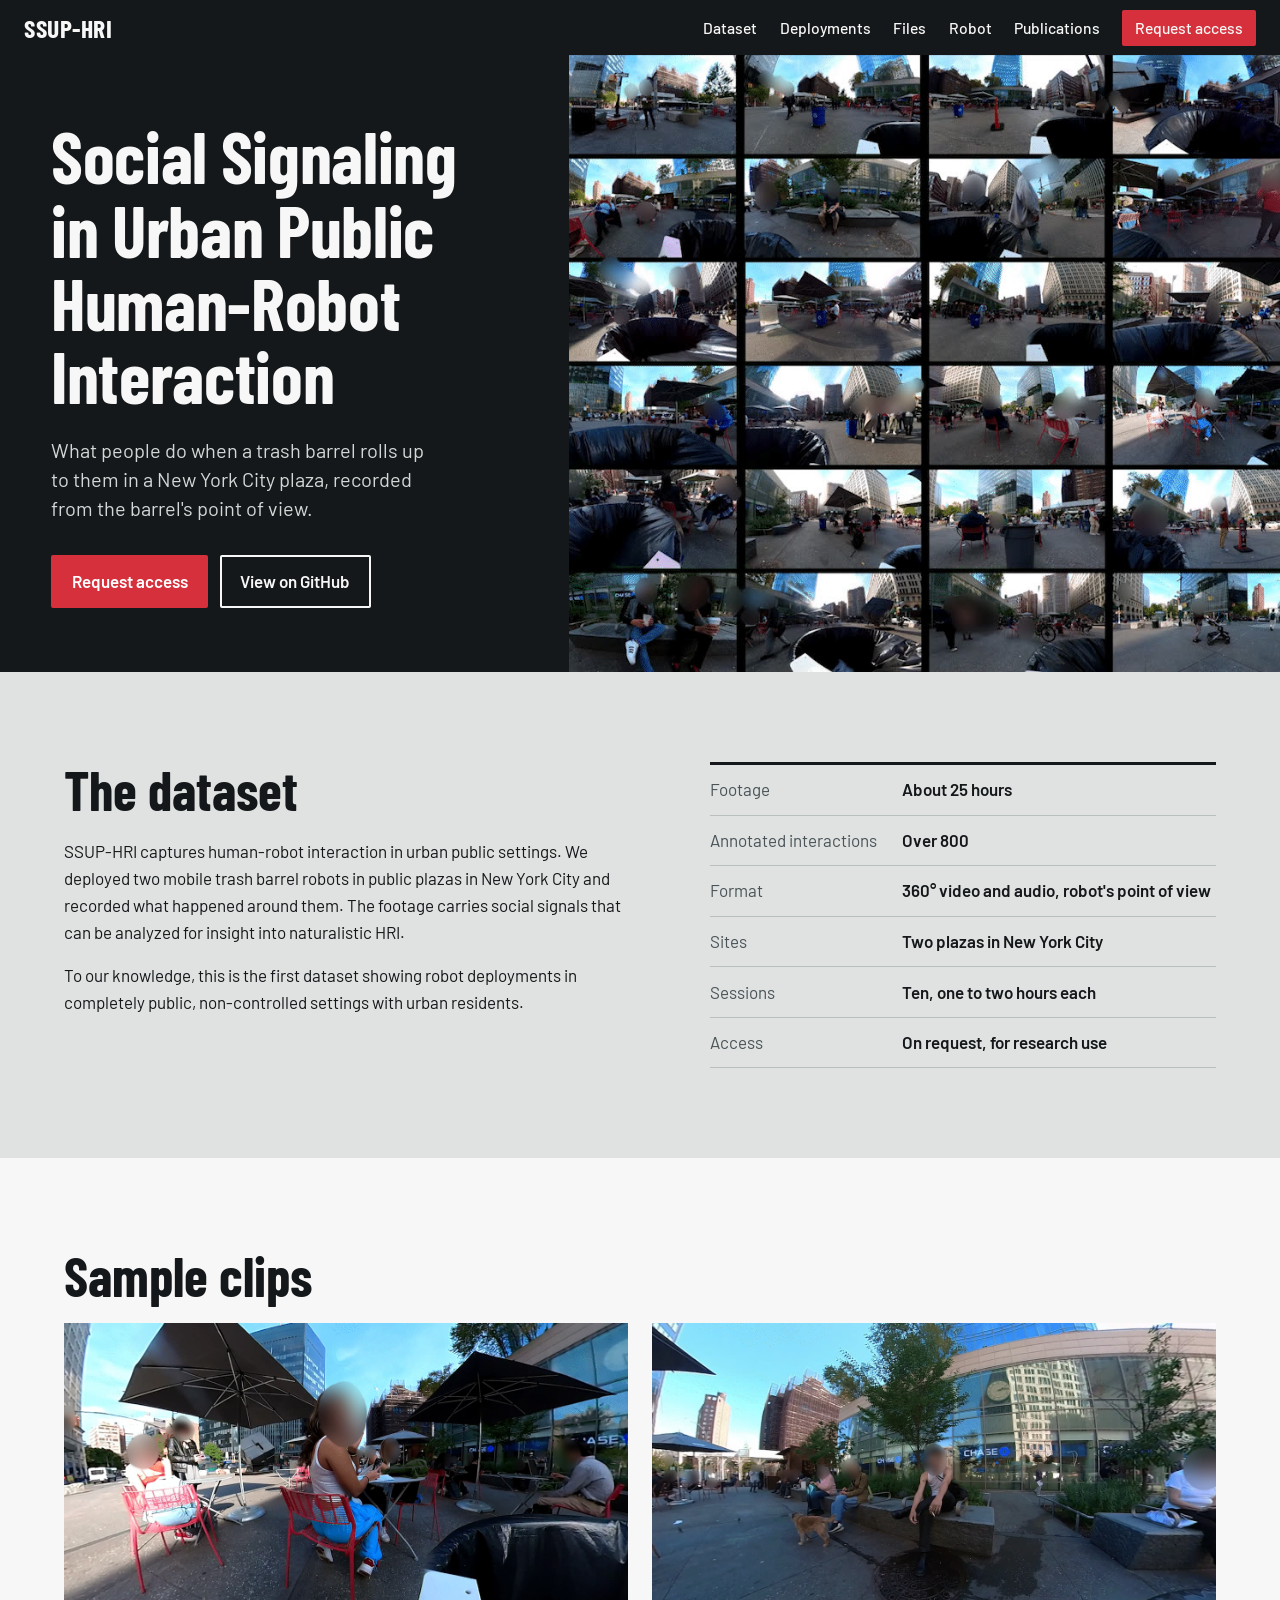
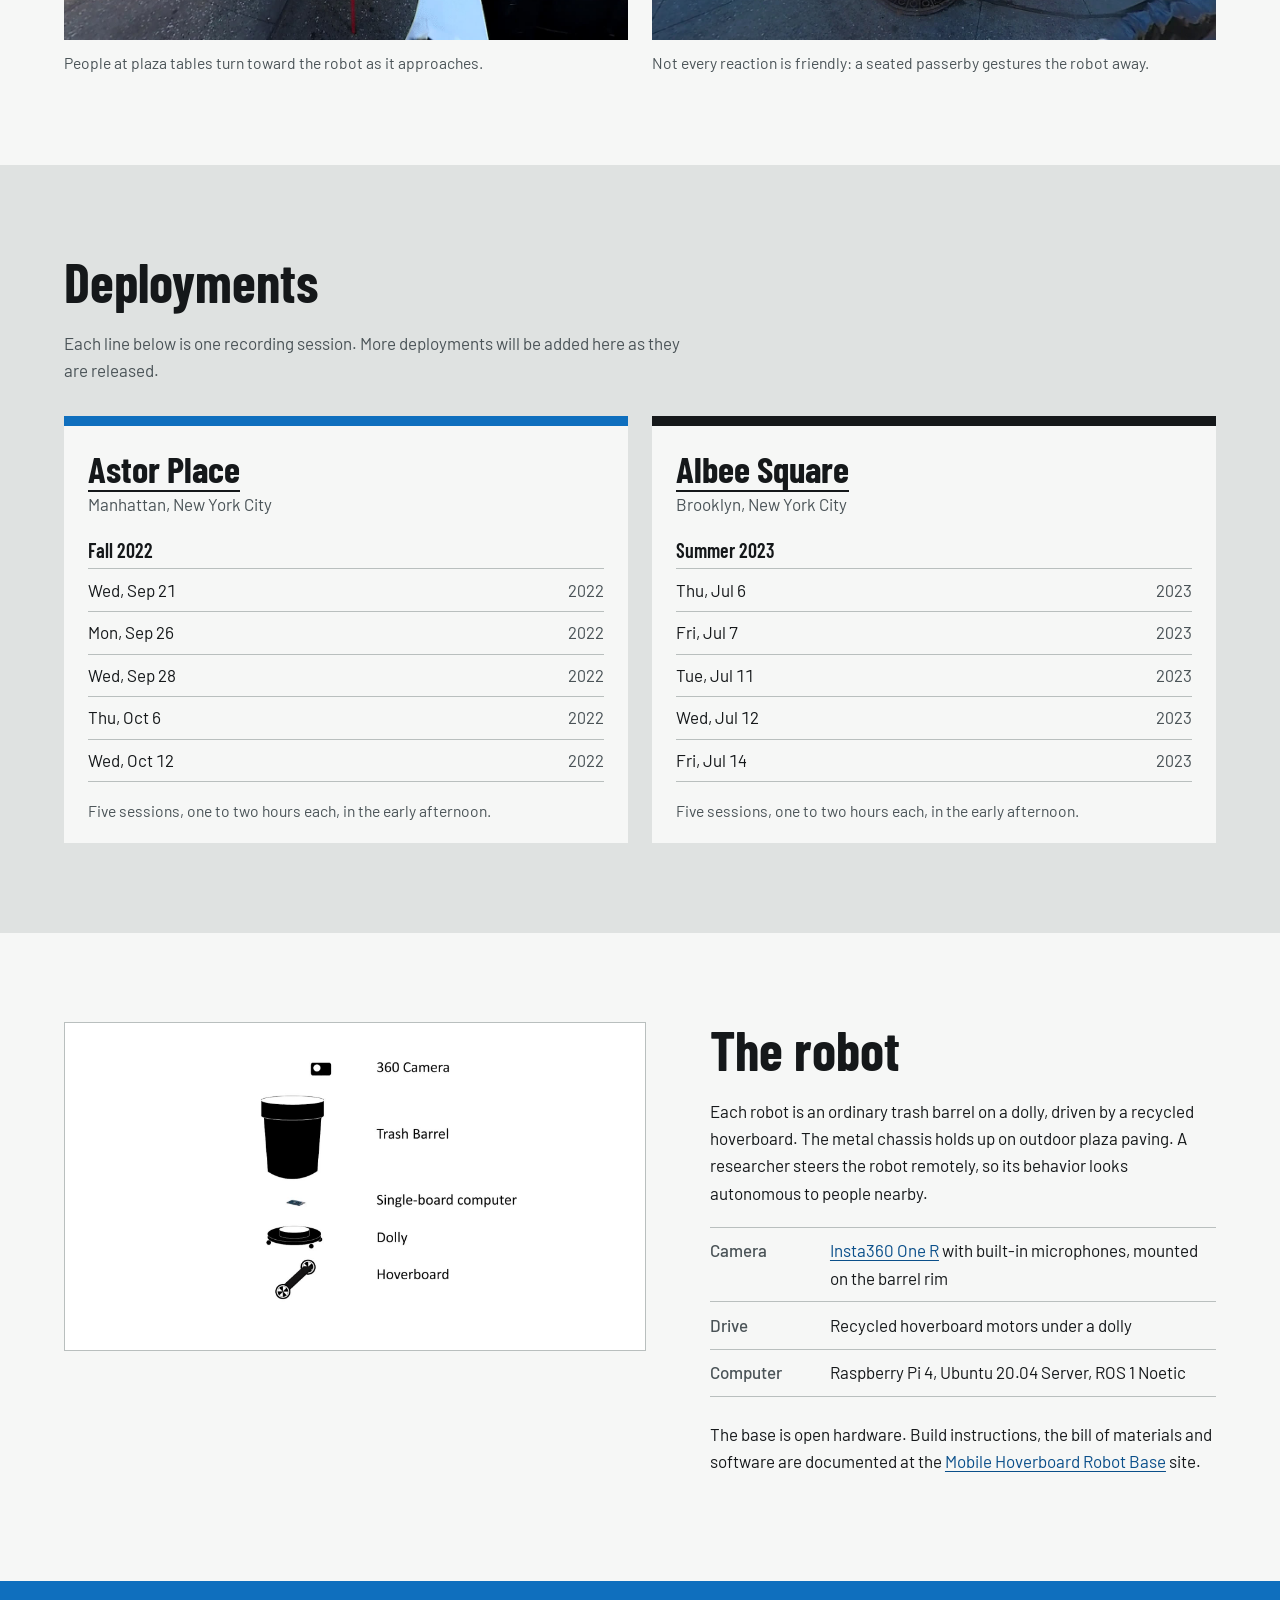
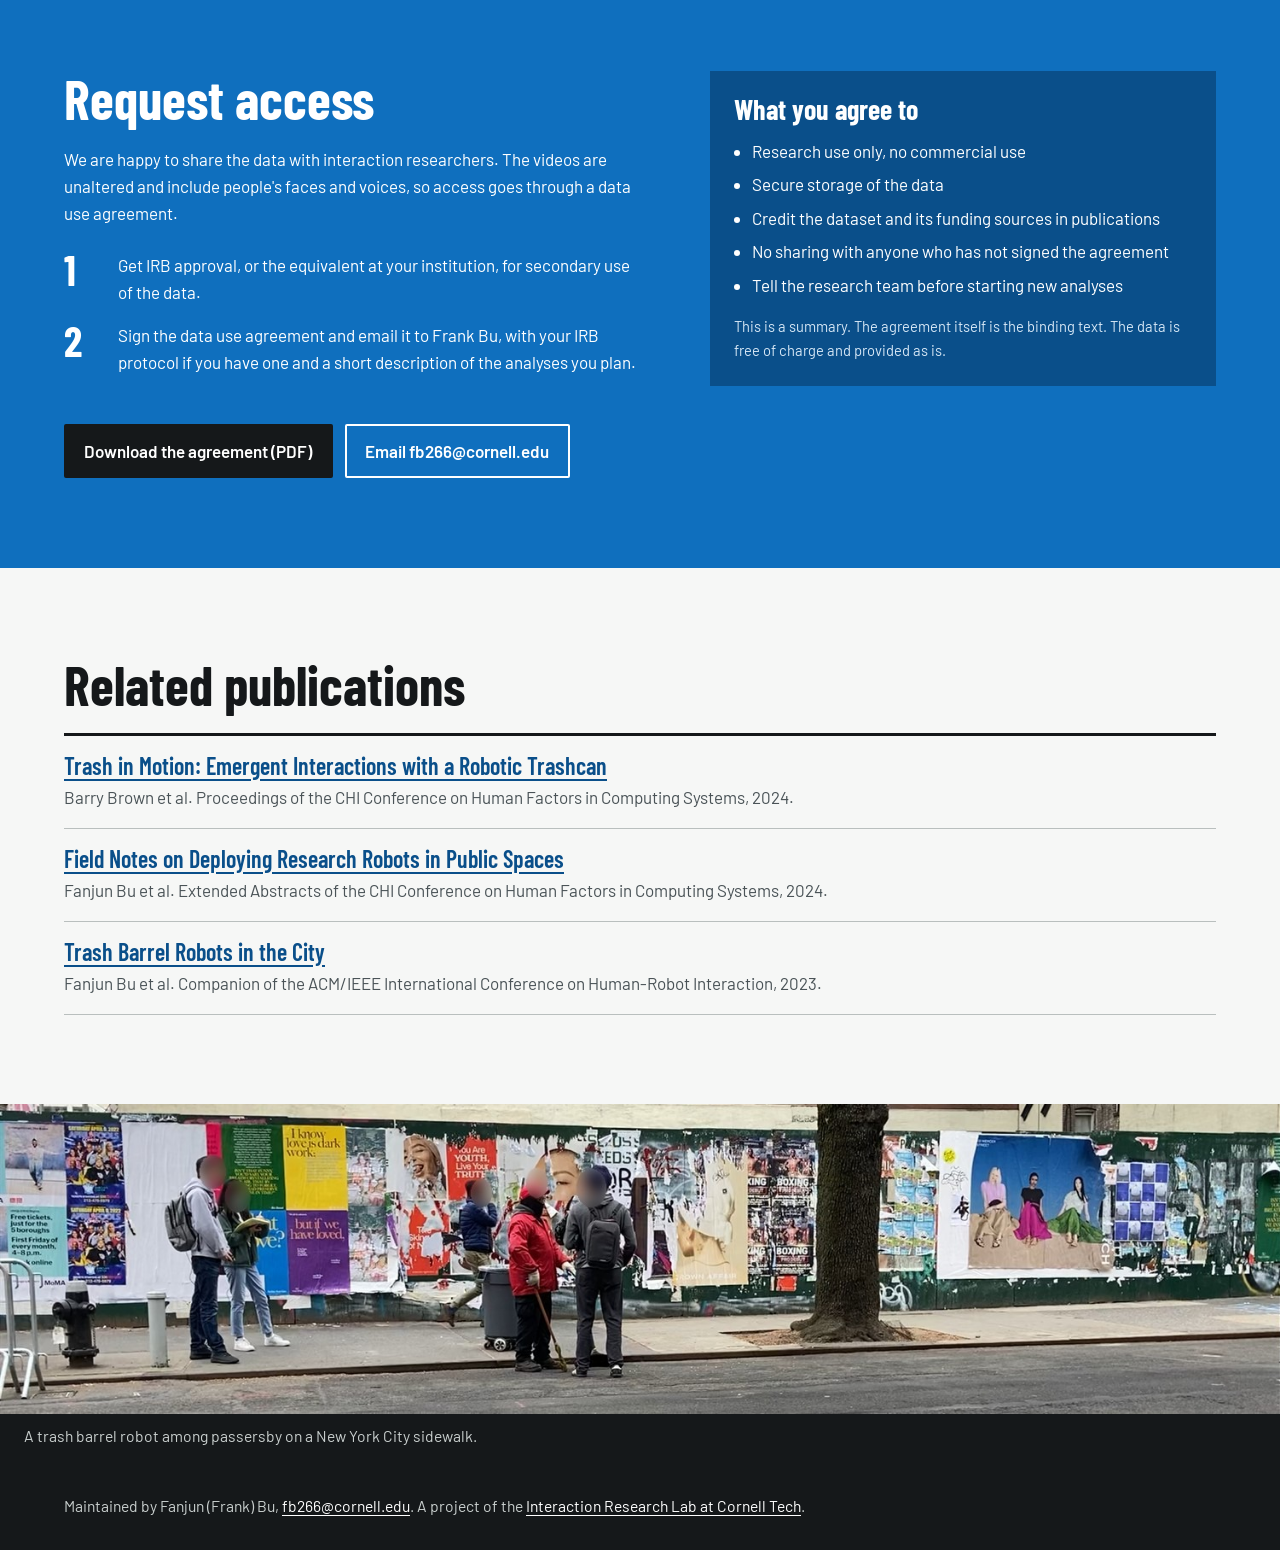
<file: index.html>
<!DOCTYPE html>
<html lang="en">
<head>
<meta charset="utf-8">
<meta name="viewport" content="width=device-width, initial-scale=1">
<title>SSUP-HRI: Social Signaling in Urban Public Human-Robot Interaction</title>
<meta name="description" content="A dataset of naturalistic human-robot interaction: about 25 hours of 360° video and over 800 annotated interactions recorded by trash barrel robots in New York City plazas.">
<meta property="og:title" content="SSUP-HRI dataset">
<meta property="og:description" content="About 25 hours of 360° video and over 800 annotated interactions, recorded by trash barrel robots in New York City plazas.">
<meta property="og:image" content="assets/img/interaction_gallery.jpg">
<link rel="preconnect" href="https://fonts.googleapis.com">
<link rel="preconnect" href="https://fonts.gstatic.com" crossorigin>
<link href="https://fonts.googleapis.com/css2?family=Barlow:wght@400;500;600&family=Barlow+Condensed:wght@500;600;700&display=swap" rel="stylesheet">
<link rel="stylesheet" href="assets/site.css">
</head>
<body>
<a class="skip" href="#main">Skip to content</a>

<header class="top">
  <a class="mark" href="#top" aria-label="SSUP-HRI home">SSUP-HRI</a>
  <nav aria-label="Sections">
    <a href="#dataset">Dataset</a>
    <a href="#deployments">Deployments</a>
    <a href="files.html">Files</a>
    <a href="#robot">Robot</a>
    <a href="#publications">Publications</a>
    <a class="nav-cta" href="#access">Request access</a>
  </nav>
</header>

<main id="main">
<section class="hero" id="top">
  <div class="hero-media">
    <video class="loop" autoplay muted loop playsinline poster="assets/img/interaction_gallery.jpg"
           aria-label="Mosaic of short clips recorded from the robots' point of view as people in a plaza react to them">
      <source src="assets/video/interaction_gallery.mp4" type="video/mp4">
    </video>
  </div>
  <div class="hero-text">
    <h1>Social Signaling in Urban Public Human-Robot Interaction</h1>
    <p class="lede">What people do when a trash barrel rolls up to them in a New York City plaza, recorded from the barrel's point of view.</p>
    <p class="hero-actions">
      <a class="btn" href="#access">Request access</a>
      <a class="btn btn-quiet" href="https://github.com/IRL-CT/SSUP-HRI">View on GitHub</a>
    </p>
  </div>
</section>

<section class="band" id="dataset">
  <div class="wrap two">
    <div>
      <h2>The dataset</h2>
      <p>SSUP-HRI captures human-robot interaction in urban public settings. We deployed two mobile trash barrel robots in public plazas in New York City and recorded what happened around them. The footage carries social signals that can be analyzed for insight into naturalistic HRI.</p>
      <p>To our knowledge, this is the first dataset showing robot deployments in completely public, non-controlled settings with urban residents.</p>
    </div>
    <dl class="facts">
      <div><dt>Footage</dt><dd>About 25 hours</dd></div>
      <div><dt>Annotated interactions</dt><dd>Over 800</dd></div>
      <div><dt>Format</dt><dd>360° video and audio, robot's point of view</dd></div>
      <div><dt>Sites</dt><dd id="fact-sites">Two plazas in New York City</dd></div>
      <div><dt>Sessions</dt><dd id="fact-sessions">Ten, one to two hours each</dd></div>
      <div><dt>Access</dt><dd>On request, for research use</dd></div>
    </dl>
  </div>
</section>

<section class="band band-plain" id="samples">
  <div class="wrap">
    <h2>Sample clips</h2>
    <div class="clips">
      <figure>
        <video class="loop" autoplay muted loop playsinline poster="assets/img/10-12-clip19_1.jpg"
               aria-label="Seen from inside the barrel's rim, people seated at plaza tables turn to look at the robot">
          <source src="assets/video/10-12-clip19_1.mp4" type="video/mp4">
        </video>
        <figcaption>People at plaza tables turn toward the robot as it approaches.</figcaption>
      </figure>
      <figure>
        <video class="loop" autoplay muted loop playsinline poster="assets/img/middle_finger.jpg"
               aria-label="People seated on plaza benches as the robot passes; one gestures at it">
          <source src="assets/video/middle_finger.mp4" type="video/mp4">
        </video>
        <figcaption>Not every reaction is friendly: a seated passerby gestures the robot away.</figcaption>
      </figure>
    </div>
  </div>
</section>

<section class="band" id="deployments">
  <div class="wrap">
    <h2>Deployments</h2>
    <p class="section-intro">Each line below is one recording session. More deployments will be added here as they are released.</p>
    <div class="sites" id="sites"></div>
    <noscript><p>Astor Place, Manhattan: Sep 21, Sep 26, Sep 28, Oct 6, Oct 12, 2022. Albee Square, Brooklyn: Jul 6, Jul 7, Jul 11, Jul 12, Jul 14, 2023.</p></noscript>
  </div>
</section>

<section class="band band-plain" id="robot">
  <div class="wrap two">
    <div class="robot-media">
      <video class="loop" autoplay muted loop playsinline poster="assets/img/trashbot-animation_1.jpg"
             aria-label="Animation: a hoverboard, dolly, single-board computer, trash barrel and 360 camera stack into a robot; a black and a blue barrel robot stand side by side">
        <source src="assets/video/trashbot-animation_1.mp4" type="video/mp4">
      </video>
    </div>
    <div>
      <h2>The robot</h2>
      <p>Each robot is an ordinary trash barrel on a dolly, driven by a recycled hoverboard. The metal chassis holds up on outdoor plaza paving. A researcher steers the robot remotely, so its behavior looks autonomous to people nearby.</p>
      <ul class="spec">
        <li><b>Camera</b> <span><a href="https://www.insta360.com/product/insta360-oner_twin-edition">Insta360 One R</a> with built-in microphones, mounted on the barrel rim</span></li>
        <li><b>Drive</b> <span>Recycled hoverboard motors under a dolly</span></li>
        <li><b>Computer</b> <span>Raspberry Pi 4, Ubuntu 20.04 Server, ROS 1 Noetic</span></li>
      </ul>
      <p>The base is open hardware. Build instructions, the bill of materials and software are documented at the <a href="https://irl.tech.cornell.edu/mobile_hoverboard_robot_base/">Mobile Hoverboard Robot Base</a> site.</p>
    </div>
  </div>
</section>

<section class="band band-access" id="access">
  <div class="wrap two">
    <div>
      <h2>Request access</h2>
      <p>We are happy to share the data with interaction researchers. The videos are unaltered and include people's faces and voices, so access goes through a data use agreement.</p>
      <ol class="steps">
        <li>Get IRB approval, or the equivalent at your institution, for secondary use of the data.</li>
        <li>Sign the data use agreement and email it to Frank Bu, with your IRB protocol if you have one and a short description of the analyses you plan.</li>
      </ol>
      <p class="hero-actions">
        <a class="btn" href="SSUP-HRI%20Data%20Use%20Agreement.pdf">Download the agreement (PDF)</a>
        <a class="btn btn-quiet" href="mailto:fb266@cornell.edu?subject=SSUP-HRI%20data%20access%20request">Email fb266@cornell.edu</a>
      </p>
    </div>
    <div class="terms">
      <h3>What you agree to</h3>
      <ul>
        <li>Research use only, no commercial use</li>
        <li>Secure storage of the data</li>
        <li>Credit the dataset and its funding sources in publications</li>
        <li>No sharing with anyone who has not signed the agreement</li>
        <li>Tell the research team before starting new analyses</li>
      </ul>
      <p class="fine">This is a summary. The agreement itself is the binding text. The data is free of charge and provided as is.</p>
    </div>
  </div>
</section>

<section class="band band-plain" id="publications">
  <div class="wrap">
    <h2>Related publications</h2>
    <ul class="pubs">
      <li><a href="https://dl.acm.org/doi/full/10.1145/3613904.3642610">Trash in Motion: Emergent Interactions with a Robotic Trashcan</a><span>Barry Brown et al. Proceedings of the CHI Conference on Human Factors in Computing Systems, 2024.</span></li>
      <li><a href="https://dl.acm.org/doi/full/10.1145/3613905.3651044">Field Notes on Deploying Research Robots in Public Spaces</a><span>Fanjun Bu et al. Extended Abstracts of the CHI Conference on Human Factors in Computing Systems, 2024.</span></li>
      <li><a href="https://dl.acm.org/doi/abs/10.1145/3568294.3580206">Trash Barrel Robots in the City</a><span>Fanjun Bu et al. Companion of the ACM/IEEE International Conference on Human-Robot Interaction, 2023.</span></li>
    </ul>
  </div>
</section>
<figure class="street">
  <img src="assets/img/street.jpg" width="1501" height="363" alt="A grey trash barrel robot on a New York sidewalk in front of a poster-covered wall, with passersby standing around it and a street sweeper beside it">
  <figcaption>A trash barrel robot among passersby on a New York City sidewalk.</figcaption>
</figure>
</main>

<footer class="foot">
  <div class="wrap">
    <p>Maintained by Fanjun (Frank) Bu, <a href="mailto:fb266@cornell.edu">fb266@cornell.edu</a>. A project of the <a href="https://irl.tech.cornell.edu/">Interaction Research Lab at Cornell Tech</a>.</p>
  </div>
</footer>

<script src="data/deployments.js"></script>
<script src="assets/site.js"></script>
</body>
</html>
</file>
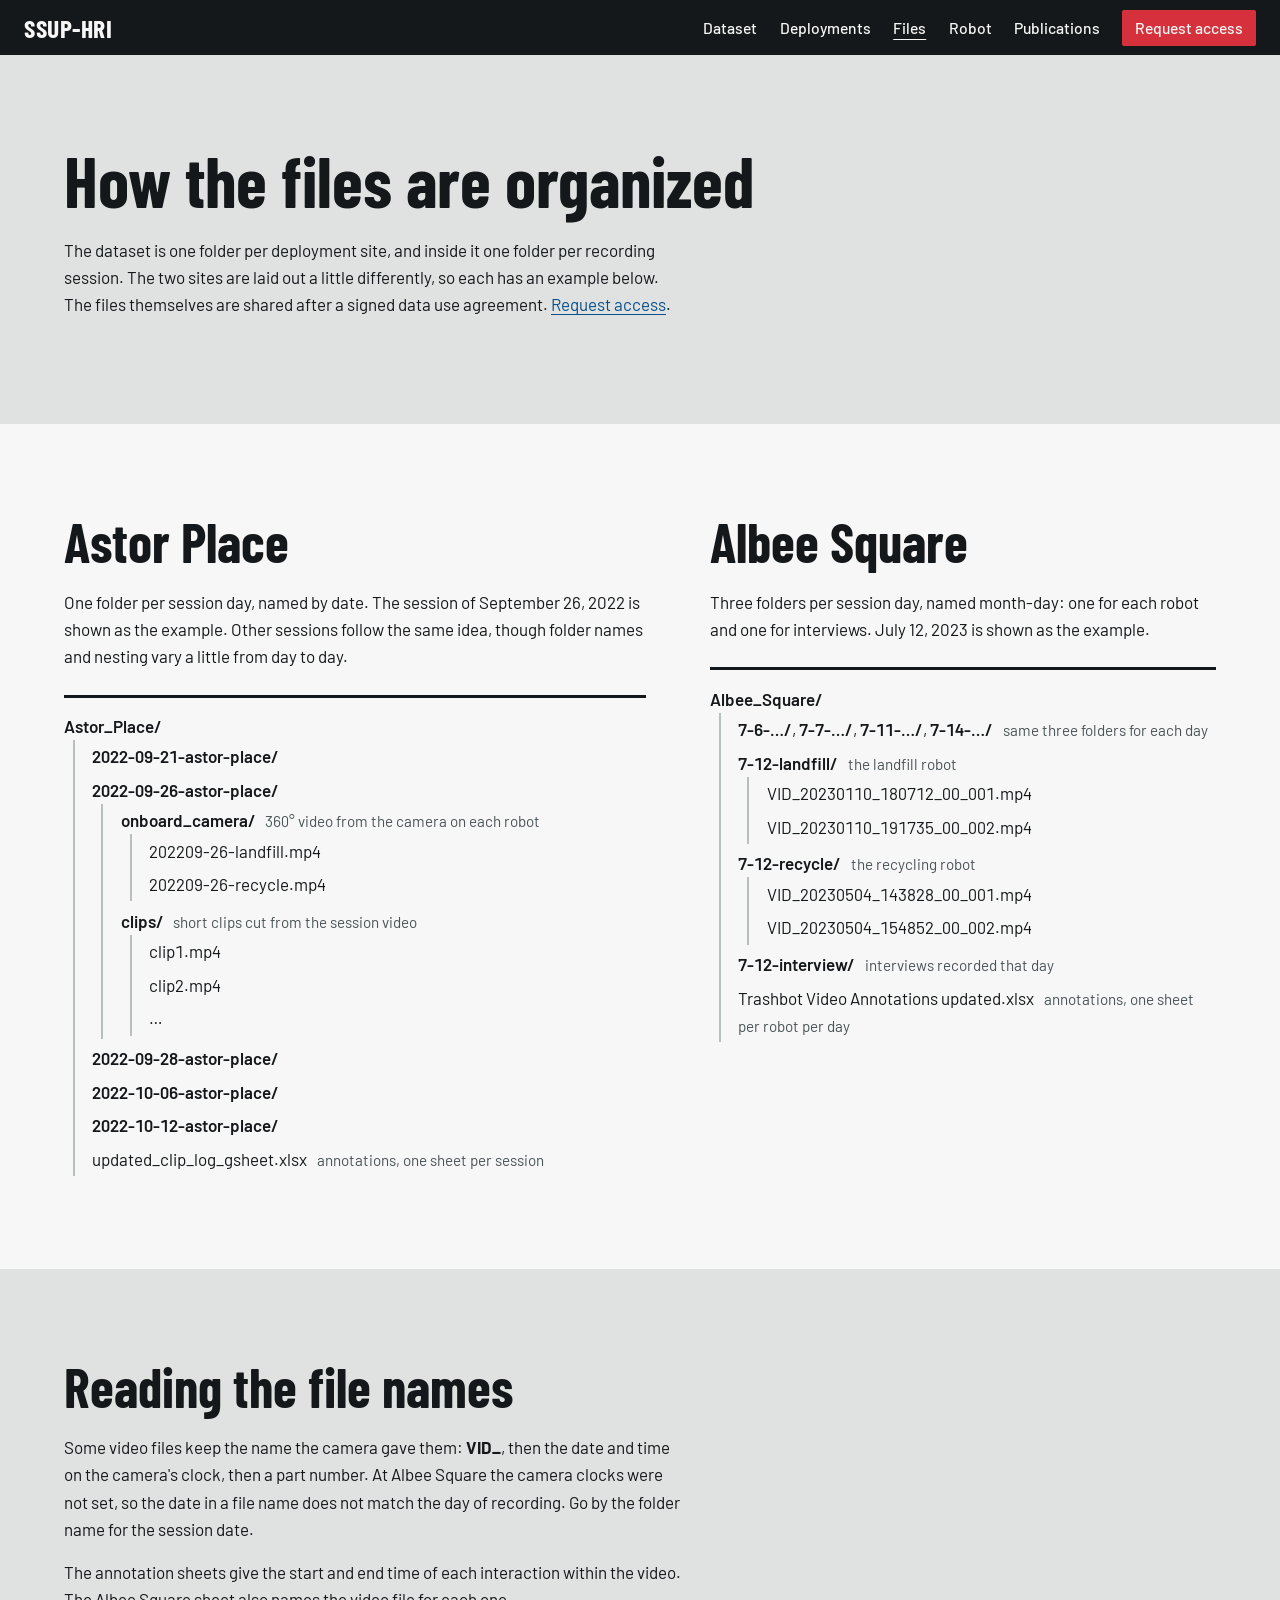
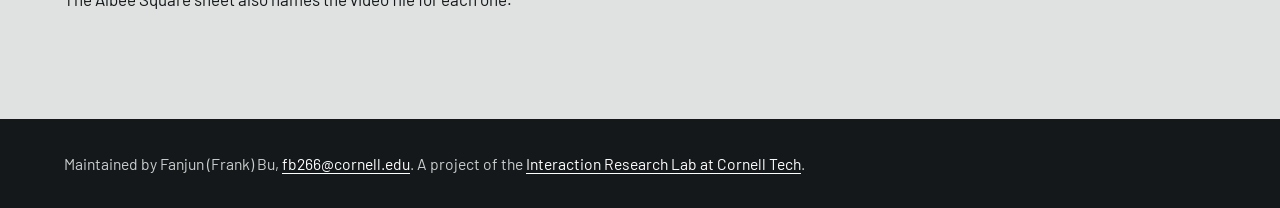
<file: files.html>
<!DOCTYPE html>
<html lang="en">
<head>
<meta charset="utf-8">
<meta name="viewport" content="width=device-width, initial-scale=1">
<title>File structure of the SSUP-HRI dataset</title>
<meta name="description" content="How the SSUP-HRI dataset is organized into sites, sessions and video files.">
<link rel="preconnect" href="https://fonts.googleapis.com">
<link rel="preconnect" href="https://fonts.gstatic.com" crossorigin>
<link href="https://fonts.googleapis.com/css2?family=Barlow:wght@400;500;600&family=Barlow+Condensed:wght@500;600;700&display=swap" rel="stylesheet">
<link rel="stylesheet" href="assets/site.css">
</head>
<body>
<a class="skip" href="#main">Skip to content</a>

<header class="top">
  <a class="mark" href="index.html" aria-label="SSUP-HRI home">SSUP-HRI</a>
  <nav aria-label="Sections">
    <a href="index.html#dataset">Dataset</a>
    <a href="index.html#deployments">Deployments</a>
    <a href="files.html" aria-current="page">Files</a>
    <a href="index.html#robot">Robot</a>
    <a href="index.html#publications">Publications</a>
    <a class="nav-cta" href="index.html#access">Request access</a>
  </nav>
</header>

<main id="main">
<section class="band files-head">
  <div class="wrap">
    <h1>How the files are organized</h1>
    <p>The dataset is one folder per deployment site, and inside it one folder per recording session. The two sites are laid out a little differently, so each has an example below. The files themselves are shared after a signed data use agreement. <a href="index.html#access">Request access</a>.</p>
  </div>
</section>

<section class="band band-plain">
  <div class="wrap two">
    <div>
      <h2>Astor Place</h2>
      <p>One folder per session day, named by date. The session of September 26, 2022 is shown as the example. Other sessions follow the same idea, though folder names and nesting vary a little from day to day.</p>
      <ul class="tree">
        <li><b>Astor_Place/</b>
          <ul>
            <li><b>2022-09-21-astor-place/</b></li>
            <li><b>2022-09-26-astor-place/</b>
              <ul>
                <li><b>onboard_camera/</b> <span>360° video from the camera on each robot</span>
                  <ul>
                    <li>202209-26-landfill.mp4</li>
                    <li>202209-26-recycle.mp4</li>
                  </ul>
                </li>
                <li><b>clips/</b> <span>short clips cut from the session video</span>
                  <ul>
                    <li>clip1.mp4</li>
                    <li>clip2.mp4</li>
                    <li>…</li>
                  </ul>
                </li>
              </ul>
            </li>
            <li><b>2022-09-28-astor-place/</b></li>
            <li><b>2022-10-06-astor-place/</b></li>
            <li><b>2022-10-12-astor-place/</b></li>
            <li>updated_clip_log_gsheet.xlsx <span>annotations, one sheet per session</span></li>
          </ul>
        </li>
      </ul>
    </div>
    <div>
      <h2>Albee Square</h2>
      <p>Three folders per session day, named month-day: one for each robot and one for interviews. July 12, 2023 is shown as the example.</p>
      <ul class="tree">
        <li><b>Albee_Square/</b>
          <ul>
            <li><b>7-6-…/</b>, <b>7-7-…/</b>, <b>7-11-…/</b>, <b>7-14-…/</b> <span>same three folders for each day</span></li>
            <li><b>7-12-landfill/</b> <span>the landfill robot</span>
              <ul>
                <li>VID_20230110_180712_00_001.mp4</li>
                <li>VID_20230110_191735_00_002.mp4</li>
              </ul>
            </li>
            <li><b>7-12-recycle/</b> <span>the recycling robot</span>
              <ul>
                <li>VID_20230504_143828_00_001.mp4</li>
                <li>VID_20230504_154852_00_002.mp4</li>
              </ul>
            </li>
            <li><b>7-12-interview/</b> <span>interviews recorded that day</span></li>
            <li>Trashbot Video Annotations updated.xlsx <span>annotations, one sheet per robot per day</span></li>
          </ul>
        </li>
      </ul>
    </div>
  </div>
</section>

<section class="band">
  <div class="wrap">
    <h2>Reading the file names</h2>
    <p>Some video files keep the name the camera gave them: <b>VID_</b>, then the date and time on the camera's clock, then a part number. At Albee Square the camera clocks were not set, so the date in a file name does not match the day of recording. Go by the folder name for the session date.</p>
    <p>The annotation sheets give the start and end time of each interaction within the video. The Albee Square sheet also names the video file for each one.</p>
  </div>
</section>
</main>

<footer class="foot">
  <div class="wrap">
    <p>Maintained by Fanjun (Frank) Bu, <a href="mailto:fb266@cornell.edu">fb266@cornell.edu</a>. A project of the <a href="https://irl.tech.cornell.edu/">Interaction Research Lab at Cornell Tech</a>.</p>
  </div>
</footer>

</body>
</html>
</file>
<file: assets/site.css>
/* Palette taken from the footage: plaza concrete, the black and blue barrels, the red plaza chairs. */
:root {
  --concrete: #dfe2e1;
  --paper: #f6f7f6;
  --barrel: #15181a;
  --ink-soft: #4a5357;
  --blue: #0f6fbe;
  --blue-deep: #0a4f8a;
  --chair: #d5303b;
  --line: #b9bfbe;
  --display: "Barlow Condensed", "Arial Narrow", sans-serif;
  --body: "Barlow", system-ui, sans-serif;
}
* { box-sizing: border-box; }
html { scroll-behavior: smooth; scroll-padding-top: 4.5rem; }
@media (prefers-reduced-motion: reduce) { html { scroll-behavior: auto; } }
body { margin: 0; background: var(--concrete); color: var(--barrel); font: 400 1.0625rem/1.6 var(--body); }
img, video { display: block; max-width: 100%; }
a { color: var(--blue-deep); text-underline-offset: 0.18em; }
a:hover { color: var(--chair); }
:focus-visible { outline: 3px solid var(--chair); outline-offset: 3px; }
h1, h2, h3 { font-family: var(--display); font-weight: 700; line-height: 1.02; margin: 0; text-wrap: balance; }
h2 { font-size: clamp(2.2rem, 4.5vw, 3.4rem); margin-bottom: 1.25rem; }
h3 { font-size: 1.75rem; }
p { margin: 0 0 1rem; max-width: 62ch; }
.wrap { width: min(72rem, 100% - 3rem); margin-inline: auto; }
.two { display: grid; grid-template-columns: minmax(0, 1.15fr) minmax(0, 1fr); gap: clamp(2rem, 5vw, 4.5rem); align-items: start; }
.skip { position: absolute; left: -999px; }
.skip:focus { left: 1rem; top: 1rem; background: var(--paper); padding: 0.5rem 0.75rem; z-index: 20; }

.top { position: sticky; top: 0; z-index: 10; display: flex; align-items: center; justify-content: space-between; gap: 1rem; padding: 0.6rem 1.5rem; background: var(--barrel); color: var(--paper); }
.mark { font: 700 1.6rem/1 var(--display); letter-spacing: 0.02em; color: var(--paper); text-decoration: none; }
.top nav { display: flex; flex-wrap: wrap; gap: 0.25rem 1.4rem; align-items: center; font-weight: 500; font-size: 0.98rem; }
.top nav a { color: var(--paper); text-decoration: none; padding: 0.25rem 0; }
.top nav a:hover { color: #fff; text-decoration: underline; }
.top .nav-cta { background: var(--chair); padding: 0.35rem 0.8rem; border-radius: 2px; }
.top .nav-cta:hover { background: #b9242e; text-decoration: none; }

.hero { background: var(--barrel); color: var(--paper); display: grid; grid-template-columns: minmax(0, 1fr) minmax(0, 1.25fr); align-items: stretch; }
.hero-media { order: 2; min-height: 22rem; }
.hero-media video { width: 100%; height: 100%; object-fit: cover; }
.hero-text { padding: clamp(2rem, 5vw, 5rem) clamp(1.5rem, 4vw, 4rem); align-self: center; }
.hero h1 { font-size: clamp(2.6rem, 5.6vw, 5rem); letter-spacing: -0.005em; }
.lede { font-size: 1.25rem; line-height: 1.45; margin: 1.5rem 0 2rem; color: #d3d8d7; max-width: 34ch; }
.hero-actions { display: flex; flex-wrap: wrap; gap: 0.75rem; margin: 0; max-width: none; }
.btn { display: inline-block; background: var(--chair); color: #fff; font-weight: 600; text-decoration: none; padding: 0.7rem 1.15rem; border-radius: 2px; border: 2px solid var(--chair); }
.btn:hover { background: #b9242e; border-color: #b9242e; color: #fff; }
.btn-quiet { background: transparent; border-color: currentColor; color: inherit; }
.btn-quiet:hover { background: transparent; border-color: var(--chair); color: var(--chair); }
.hero .btn-quiet:hover { color: #fff; border-color: #fff; }

.street { background: var(--barrel); }
.street img { width: 100%; height: auto; }
.street figcaption { color: #c9cfce; margin: 0; padding: 0.6rem 1.5rem 0.8rem; }

.band { padding: clamp(3rem, 7vw, 6rem) 0; }
.band-plain { background: var(--paper); }
.section-intro { color: var(--ink-soft); margin-bottom: 2rem; }

.facts { margin: 0; border-top: 3px solid var(--barrel); }
.facts div { display: grid; grid-template-columns: 11rem 1fr; gap: 1rem; padding: 0.7rem 0; border-bottom: 1px solid var(--line); }
.facts dt { color: var(--ink-soft); }
.facts dd { margin: 0; font-weight: 600; }

.clips { display: grid; grid-template-columns: repeat(2, minmax(0, 1fr)); gap: 1.5rem; }
figure { margin: 0; }
.clips video { width: 100%; aspect-ratio: 16 / 9; object-fit: cover; background: var(--barrel); }
figcaption { margin-top: 0.6rem; color: var(--ink-soft); font-size: 0.98rem; }

.sites { display: grid; grid-template-columns: repeat(auto-fit, minmax(18rem, 1fr)); gap: 1.5rem; }
.site { background: var(--paper); border-top: 10px solid var(--blue); padding: 1.5rem 1.5rem 1.25rem; }
.site:nth-child(even) { border-top-color: var(--barrel); }
.site h3 { font-size: 2.3rem; }
.site h3 a { color: inherit; text-decoration-thickness: 2px; }
.site .where { margin: 0.2rem 0 0; color: var(--ink-soft); }
.site .season { font: 600 1.25rem/1.2 var(--display); margin: 1.25rem 0 0.4rem; }
.dates { list-style: none; margin: 0 0 1rem; padding: 0; border-top: 1px solid var(--line); }
.dates li { display: flex; justify-content: space-between; padding: 0.45rem 0; border-bottom: 1px solid var(--line); font-variant-numeric: tabular-nums; }
.dates span { color: var(--ink-soft); }
.site .note { color: var(--ink-soft); font-size: 0.98rem; margin: 0; }

.robot-media video { width: 100%; background: #fff; border: 1px solid var(--line); }
.spec { list-style: none; padding: 0; margin: 1.25rem 0 1.5rem; border-top: 1px solid var(--line); }
.spec li { display: grid; grid-template-columns: 6.5rem 1fr; gap: 1rem; padding: 0.6rem 0; border-bottom: 1px solid var(--line); }
.spec b { font-weight: 500; color: var(--ink-soft); }

.band-access { background: var(--blue); color: #fff; }
.band-access a:not(.btn) { color: #fff; }
.steps { padding-left: 0; list-style: none; counter-reset: step; margin: 1.5rem 0 2rem; max-width: 60ch; }
.steps li { counter-increment: step; position: relative; padding: 0 0 1rem 3.4rem; min-height: 3rem; }
.steps li::before { content: counter(step); position: absolute; left: 0; top: -0.15rem; font: 700 2.6rem/1 var(--display); }
.band-access .btn { background: var(--barrel); border-color: var(--barrel); }
.band-access .btn:hover { background: #000; border-color: #000; }
.band-access .btn-quiet { background: transparent; border-color: #fff; color: #fff; }
.band-access .btn-quiet:hover { background: #fff; color: var(--blue-deep); border-color: #fff; }
.terms { background: var(--blue-deep); padding: 1.5rem; }
.terms h3 { margin-bottom: 0.9rem; }
.terms ul { margin: 0 0 1rem; padding-left: 1.1rem; }
.terms li { margin-bottom: 0.4rem; }
.fine { font-size: 0.92rem; color: #d5e6f5; margin: 0; }

.pubs { list-style: none; padding: 0; margin: 0; border-top: 3px solid var(--barrel); }
.pubs li { padding: 1rem 0; border-bottom: 1px solid var(--line); }
.pubs a { font: 600 1.5rem/1.2 var(--display); display: block; margin-bottom: 0.25rem; }
.pubs span { color: var(--ink-soft); }

.foot { background: var(--barrel); color: #c9cfce; padding: 2rem 0; font-size: 0.98rem; }
.foot p { margin: 0; max-width: none; }
.foot a { color: #fff; }

@media (max-width: 52rem) {
  .two, .hero, .clips { grid-template-columns: minmax(0, 1fr); }
  .hero-media { order: 0; min-height: 0; aspect-ratio: 16 / 9; }
  .top { flex-direction: column; align-items: flex-start; padding: 0.6rem 1rem; }
  .top nav { gap: 0.2rem 1rem; font-size: 0.92rem; }
  html { scroll-padding-top: 6.5rem; }
  .facts div { grid-template-columns: 1fr; gap: 0; }
}

/* File structure page */
.files-head h1 { font-size: clamp(2.6rem, 5.6vw, 4.4rem); margin-bottom: 1.25rem; }
.top nav a[aria-current="page"] { text-decoration: underline; text-underline-offset: 0.3em; }
.tree, .tree ul { list-style: none; margin: 0; padding: 0; }
.tree { margin-top: 1.5rem; border-top: 3px solid var(--barrel); padding-top: 0.75rem; }
.tree ul { margin-left: 0.55rem; padding-left: 1.1rem; border-left: 2px solid var(--line); }
.tree li { padding: 0.2rem 0; overflow-wrap: anywhere; font-variant-numeric: tabular-nums; }
.tree b { font-weight: 600; }
.tree span { color: var(--ink-soft); font-size: 0.95rem; margin-left: 0.4rem; }
</file>
